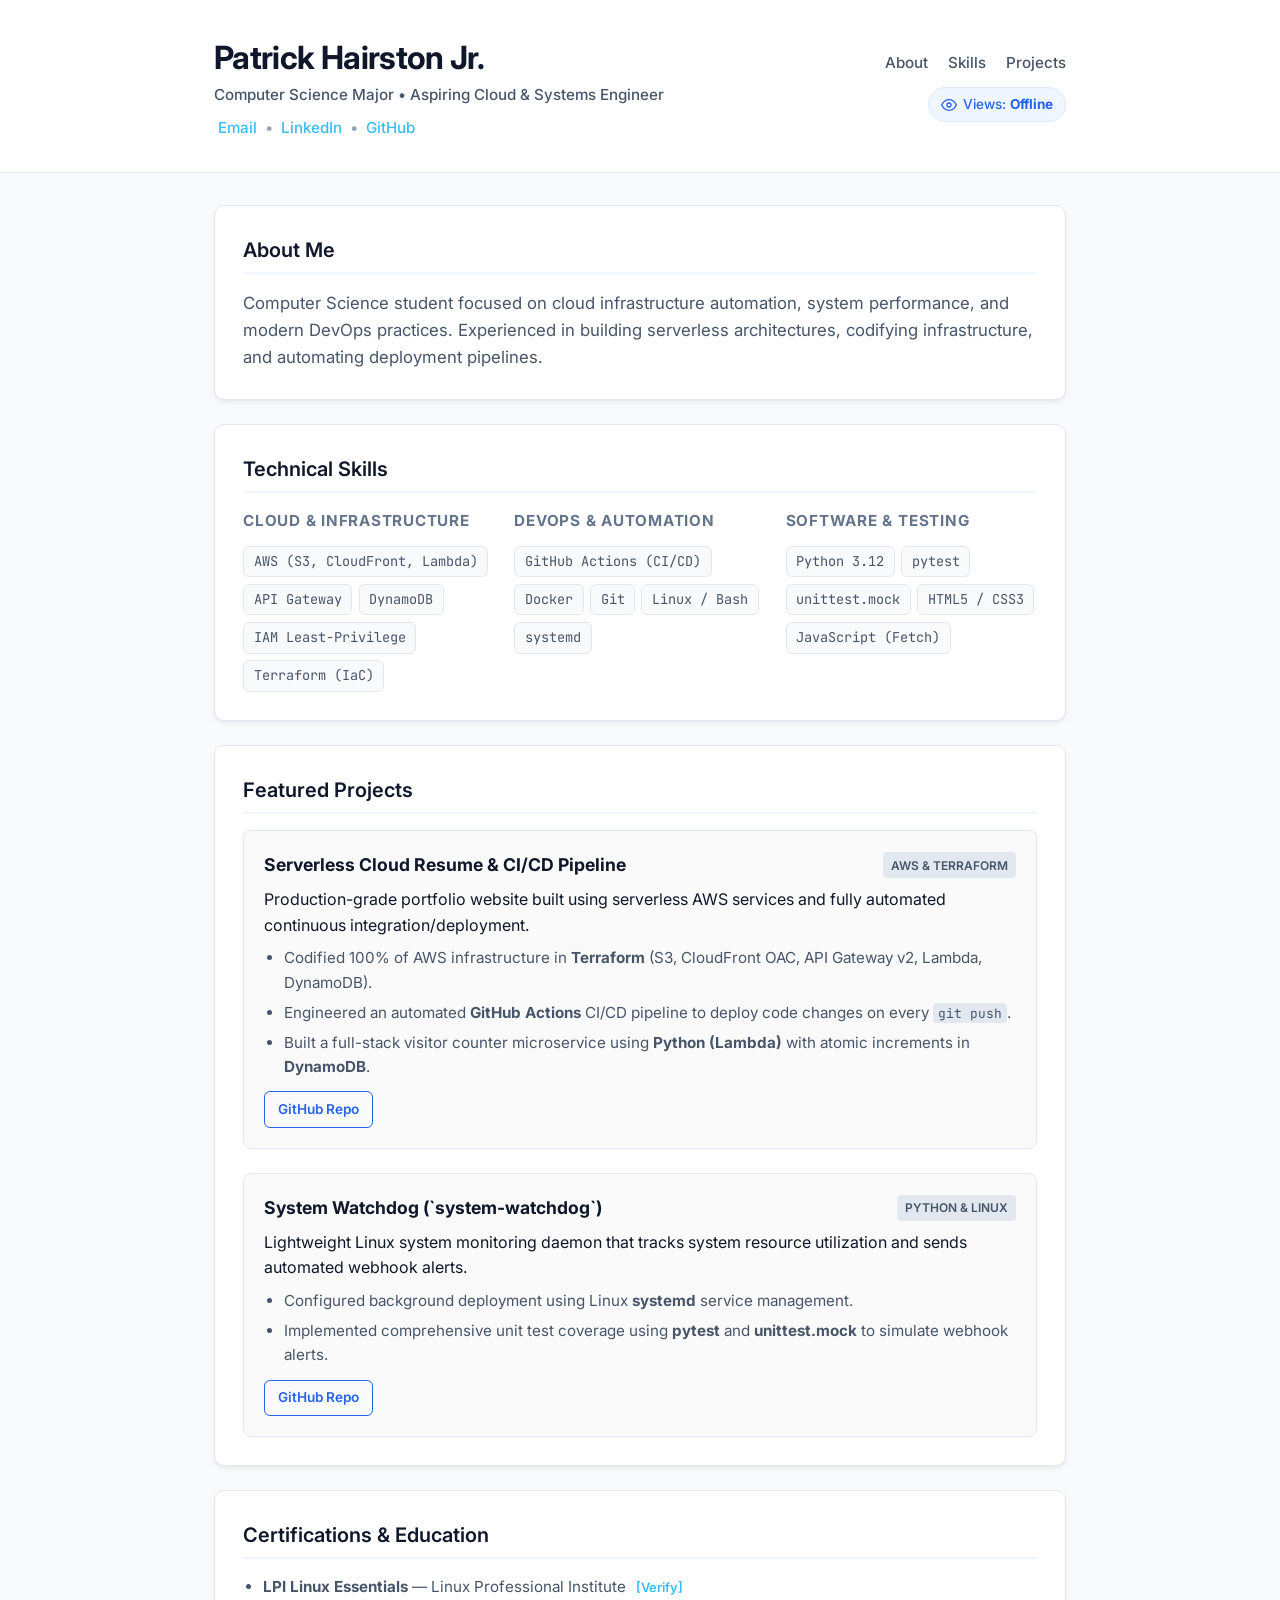
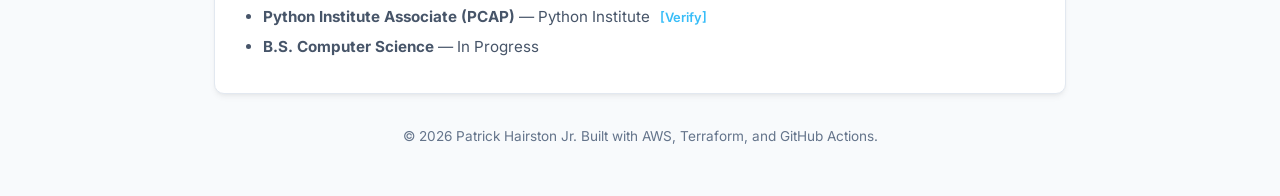
<file: website/index.html>
<!DOCTYPE html>
<html lang="en">
<head>
  <meta charset="UTF-8">
  <meta name="viewport" content="width=device-width, initial-scale=1.0">
  <title>Patrick Hairston Jr. | Cloud & Systems Engineer</title>
  <link rel="stylesheet" href="styles.css">
  <!-- Modern Inter Font -->
  <link rel="preconnect" href="https://fonts.googleapis.com">
  <link rel="preconnect" href="https://fonts.gstatic.com" crossorigin>
  <link href="https://fonts.googleapis.com/css2?family=Inter:wght@400;500;600;700&family=JetBrains+Mono:wght@400;500&display=swap" rel="stylesheet">
</head>
<body>

  <header class="site-header">
    <div class="container header-flex">
      <div class="header-brand">
        <h1>Patrick Hairston Jr.</h1>
        <p class="subtitle">Computer Science Major &bull; Aspiring Cloud & Systems Engineer</p>
        <div class="contact-links">
        <a href="mailto:patrickhairston4507@gmail.com" class="contact-item"> Email</a> &bull;
        <a href="https://www.linkedin.com/in/patrick-hairston-jr-b04483273/" target="_blank" rel="noopener noreferrer" class="contact-item"> LinkedIn</a> &bull;
        <a href="https://github.com/Percy300" target="_blank" rel="noopener noreferrer" class="contact-item"> GitHub</a>
        </div>
      </div>
      <div class="header-meta">
        <nav class="nav-links">
          <a href="#about">About</a>
          <a href="#skills">Skills</a>
          <a href="#projects">Projects</a>
        </nav>
        <div class="counter-badge" title="Total Page Views">
          <svg class="eye-icon" viewBox="0 0 24 24" width="16" height="16" stroke="currentColor" stroke-width="2" fill="none">
            <path d="M1 12s4-8 11-8 11 8 11 8-4 8-11 8-11-8-11-8z"></path>
            <circle cx="12" cy="12" r="3"></circle>
          </svg>
          <span>Views: <strong id="counter">Loading...</strong></span>
        </div>
      </div>
    </div>
  </header>

  <main class="container">
    <!-- About Section -->
    <section class="card" id="about">
      <h2>About Me</h2>
      <p class="lead">
        Computer Science student focused on cloud infrastructure automation, system performance, and modern DevOps practices. Experienced in building serverless architectures, codifying infrastructure, and automating deployment pipelines.
      </p>
    </section>

    <!-- Technical Skills Grid -->
    <section class="card" id="skills">
      <h2>Technical Skills</h2>
      <div class="skills-grid">
        <div class="skill-category">
          <h3>Cloud & Infrastructure</h3>
          <ul class="tag-list">
            <li>AWS (S3, CloudFront, Lambda)</li>
            <li>API Gateway</li>
            <li>DynamoDB</li>
            <li>IAM Least-Privilege</li>
            <li>Terraform (IaC)</li>
          </ul>
        </div>
        <div class="skill-category">
          <h3>DevOps & Automation</h3>
          <ul class="tag-list">
            <li>GitHub Actions (CI/CD)</li>
            <li>Docker</li>
            <li>Git</li>
            <li>Linux / Bash</li>
            <li>systemd</li>
          </ul>
        </div>
        <div class="skill-category">
          <h3>Software & Testing</h3>
          <ul class="tag-list">
            <li>Python 3.12</li>
            <li>pytest</li>
            <li>unittest.mock</li>
            <li>HTML5 / CSS3</li>
            <li>JavaScript (Fetch)</li>
          </ul>
        </div>
      </div>
    </section>

    <!-- Featured Projects -->
    <section class="card" id="projects">
      <h2>Featured Projects</h2>
      <div class="projects-list">
        
        <!-- Project 1: Cloud Resume -->
        <article class="project-card">
          <div class="project-header">
            <h3>Serverless Cloud Resume & CI/CD Pipeline</h3>
            <span class="project-tag">AWS & Terraform</span>
          </div>
          <p>Production-grade portfolio website built using serverless AWS services and fully automated continuous integration/deployment.</p>
          <ul class="bullet-list">
            <li>Codified 100% of AWS infrastructure in <strong>Terraform</strong> (S3, CloudFront OAC, API Gateway v2, Lambda, DynamoDB).</li>
            <li>Engineered an automated <strong>GitHub Actions</strong> CI/CD pipeline to deploy code changes on every <code>git push</code>.</li>
            <li>Built a full-stack visitor counter microservice using <strong>Python (Lambda)</strong> with atomic increments in <strong>DynamoDB</strong>.</li>
          </ul>
          <div class="project-links">
            <a href="https://github.com/Percy300/cloud-resume" target="_blank" rel="noopener" class="btn btn-outline">GitHub Repo</a>
          </div>
        </article>

        <!-- Project 2: System Watchdog -->
        <article class="project-card">
          <div class="project-header">
            <h3>System Watchdog (`system-watchdog`)</h3>
            <span class="project-tag">Python & Linux</span>
          </div>
          <p>Lightweight Linux system monitoring daemon that tracks system resource utilization and sends automated webhook alerts.</p>
          <ul class="bullet-list">
            <li>Configured background deployment using Linux <strong>systemd</strong> service management.</li>
            <li>Implemented comprehensive unit test coverage using <strong>pytest</strong> and <strong>unittest.mock</strong> to simulate webhook alerts.</li>
          </ul>
          <div class="project-links">
            <a href="https://github.com/Percy300/system-watchdog" target="_blank" rel="noopener" class="btn btn-outline">GitHub Repo</a>
          </div>
        </article>

      </div>
    </section>

    <!-- Certifications -->
    <section class="card">
  <h2>Certifications & Education</h2>
  <ul class="bullet-list">
    <li>
      <strong>LPI Linux Essentials</strong> — Linux Professional Institute 
      <a href="https://cs.lpi.org/caf/Xamman/certification/verify/LPI000656325/p8ypu59mwl" target="_blank" rel="noopener noreferrer" class="verify-link">[Verify]</a>
    </li>
    <li>
      <strong>Python Institute Associate (PCAP)</strong> — Python Institute 
      <a href="https://www.credly.com/badges/04086a5f-a5f2-4621-a6d6-509e1826bb98/public_url" target="_blank" rel="noopener noreferrer" class="verify-link">[Verify]</a>
    </li>
    <li><strong>B.S. Computer Science</strong> — In Progress</li>
  </ul>
</section>

  <footer class="site-footer container">
    <p>&copy; 2026 Patrick Hairston Jr. Built with AWS, Terraform, and GitHub Actions.</p>
  </footer>

  <script>
    const apiUrl = "https://h8clk03vw3.execute-api.us-east-1.amazonaws.com/count";

    async function updateCounter() {
      try {
        const response = await fetch(apiUrl);
        const data = await response.json();
        document.getElementById("counter").innerText = data.views;
      } catch (error) {
        console.error("Error fetching visitor count:", error);
        document.getElementById("counter").innerText = "Offline";
      }
    }

    updateCounter();
  </script>
</body>
</html>
</file>
<file: website/styles.css>
/* --- Variables & Theme Setup --- */
:root {
  --font-main: 'Inter', -apple-system, BlinkMacSystemFont, "Segoe UI", Roboto, sans-serif;
  --font-mono: 'JetBrains Mono', monospace;
  
  --bg-color: #f8fafc;
  --card-bg: #ffffff;
  --text-primary: #0f172a;
  --text-secondary: #475569;
  --text-muted: #64748b;
  
  --primary-color: #2563eb;
  --primary-hover: #1d4ed8;
  --accent-light: #eff6ff;
  --border-color: #e2e8f0;
  
  --radius: 10px;
  --shadow: 0 4px 6px -1px rgba(0, 0, 0, 0.05), 0 2px 4px -2px rgba(0, 0, 0, 0.05);
}

/* --- Base Rules --- */
* {
  box-sizing: border-box;
  margin: 0;
  padding: 0;
}

body {
  font-family: var(--font-main);
  background-color: var(--bg-color);
  color: var(--text-primary);
  line-height: 1.6;
  padding-bottom: 3rem;
}

.container {
  max-width: 900px;
  margin: 0 auto;
  padding: 0 1.5rem;
}

/* --- Header & Visitor Counter --- */
.site-header {
  background: var(--card-bg);
  border-bottom: 1px solid var(--border-color);
  padding: 2rem 0;
  margin-bottom: 2rem;
}

.header-flex {
  display: flex;
  justify-content: space-between;
  align-items: center;
  flex-wrap: wrap;
  gap: 1rem;
}

.header-brand h1 {
  font-size: 2rem;
  font-weight: 700;
  color: var(--text-primary);
  letter-spacing: -0.02em;
}

.subtitle {
  color: var(--text-secondary);
  font-size: 0.95rem;
  font-weight: 500;
}

.header-meta {
  display: flex;
  flex-direction: column;
  align-items: flex-end;
  gap: 0.75rem;
}

.nav-links a {
  text-decoration: none;
  color: var(--text-secondary);
  font-weight: 500;
  font-size: 0.95rem;
  margin-left: 1rem;
  transition: color 0.2s ease;
}

.nav-links a:hover,
.nav-links a.active {
  color: var(--primary-color);
}

/* --- Counter Badge Style --- */
.counter-badge {
  display: inline-flex;
  align-items: center;
  gap: 0.4rem;
  background-color: var(--accent-light);
  color: var(--primary-color);
  padding: 0.35rem 0.75rem;
  border-radius: 20px;
  font-size: 0.85rem;
  font-weight: 500;
  border: 1px solid #dbeafe;
}

.eye-icon {
  stroke: var(--primary-color);
}

/* --- Main Card Layout --- */
.card {
  background: var(--card-bg);
  border: 1px solid var(--border-color);
  border-radius: var(--radius);
  padding: 1.75rem;
  margin-bottom: 1.5rem;
  box-shadow: var(--shadow);
}

.card h2 {
  font-size: 1.25rem;
  font-weight: 600;
  margin-bottom: 1rem;
  color: var(--text-primary);
  border-bottom: 2px solid var(--accent-light);
  padding-bottom: 0.4rem;
}

.lead {
  font-size: 1.05rem;
  color: var(--text-secondary);
}

/* --- Technical Skills Grid --- */
.skills-grid {
  display: grid;
  grid-template-columns: repeat(auto-fit, minmax(240px, 1fr));
  gap: 1.25rem;
}

.skill-category h3 {
  font-size: 0.95rem;
  text-transform: uppercase;
  letter-spacing: 0.05em;
  color: var(--text-muted);
  margin-bottom: 0.75rem;
}

.tag-list {
  list-style: none;
  display: flex;
  flex-wrap: wrap;
  gap: 0.4rem;
}

.tag-list li {
  background: var(--bg-color);
  border: 1px solid var(--border-color);
  padding: 0.25rem 0.6rem;
  border-radius: 6px;
  font-size: 0.85rem;
  color: var(--text-secondary);
  font-family: var(--font-mono);
}

/* --- Featured Projects --- */
.projects-list {
  display: flex;
  flex-direction: column;
  gap: 1.5rem;
}

.project-card {
  border: 1px solid var(--border-color);
  border-radius: 8px;
  padding: 1.25rem;
  background-color: #fafafa;
}

.project-header {
  display: flex;
  justify-content: space-between;
  align-items: center;
  margin-bottom: 0.5rem;
  flex-wrap: wrap;
  gap: 0.5rem;
}

.project-header h3 {
  font-size: 1.1rem;
  color: var(--text-primary);
}

.project-tag {
  background: #e2e8f0;
  color: var(--text-secondary);
  font-size: 0.75rem;
  font-weight: 600;
  padding: 0.2rem 0.5rem;
  border-radius: 4px;
  text-transform: uppercase;
}

.bullet-list {
  margin-left: 1.25rem;
  margin-top: 0.5rem;
  color: var(--text-secondary);
  font-size: 0.95rem;
}

.bullet-list li {
  margin-bottom: 0.35rem;
}

code {
  font-family: var(--font-mono);
  background: var(--border-color);
  padding: 0.1rem 0.3rem;
  border-radius: 4px;
  font-size: 0.85em;
}

/* --- Buttons & Links --- */
.project-links {
  margin-top: 0.75rem;
}

.btn {
  display: inline-block;
  text-decoration: none;
  font-size: 0.85rem;
  font-weight: 600;
  padding: 0.4rem 0.8rem;
  border-radius: 6px;
  transition: all 0.2s ease;
}

.btn-outline {
  border: 1px solid var(--primary-color);
  color: var(--primary-color);
  background: transparent;
}

.btn-outline:hover {
  background: var(--primary-color);
  color: #ffffff;
}

/* --- Footer --- */
.site-footer {
  text-align: center;
  color: var(--text-muted);
  font-size: 0.85rem;
  margin-top: 2rem;
}

/* --- Responsive Layout Adjustments --- */
@media (max-width: 600px) {
  .header-flex {
    flex-direction: column;
    align-items: flex-start;
  }
  
  .header-meta {
    align-items: flex-start;
    width: 100%;
    flex-direction: row;
    justify-content: space-between;
  }
  
  .nav-links a {
    margin-left: 0;
    margin-right: 1rem;
  }
}

.verify-link {
  color: #38bdf8; 
  text-decoration: none;
  font-size: 0.85em;
  margin-left: 0.35rem;
  font-weight: 600;
}

.verify-link:hover {
  text-decoration: underline;
}

.contact-links {
  margin-top: 0.5rem;
  font-size: 0.95rem;
  color: #94a3b8;
}

.contact-item {
  color: #38bdf8; /* Accent color */
  text-decoration: none;
  font-weight: 500;
  margin: 0 0.25rem;
}

.contact-item:hover {
  text-decoration: underline;
}
</file>
